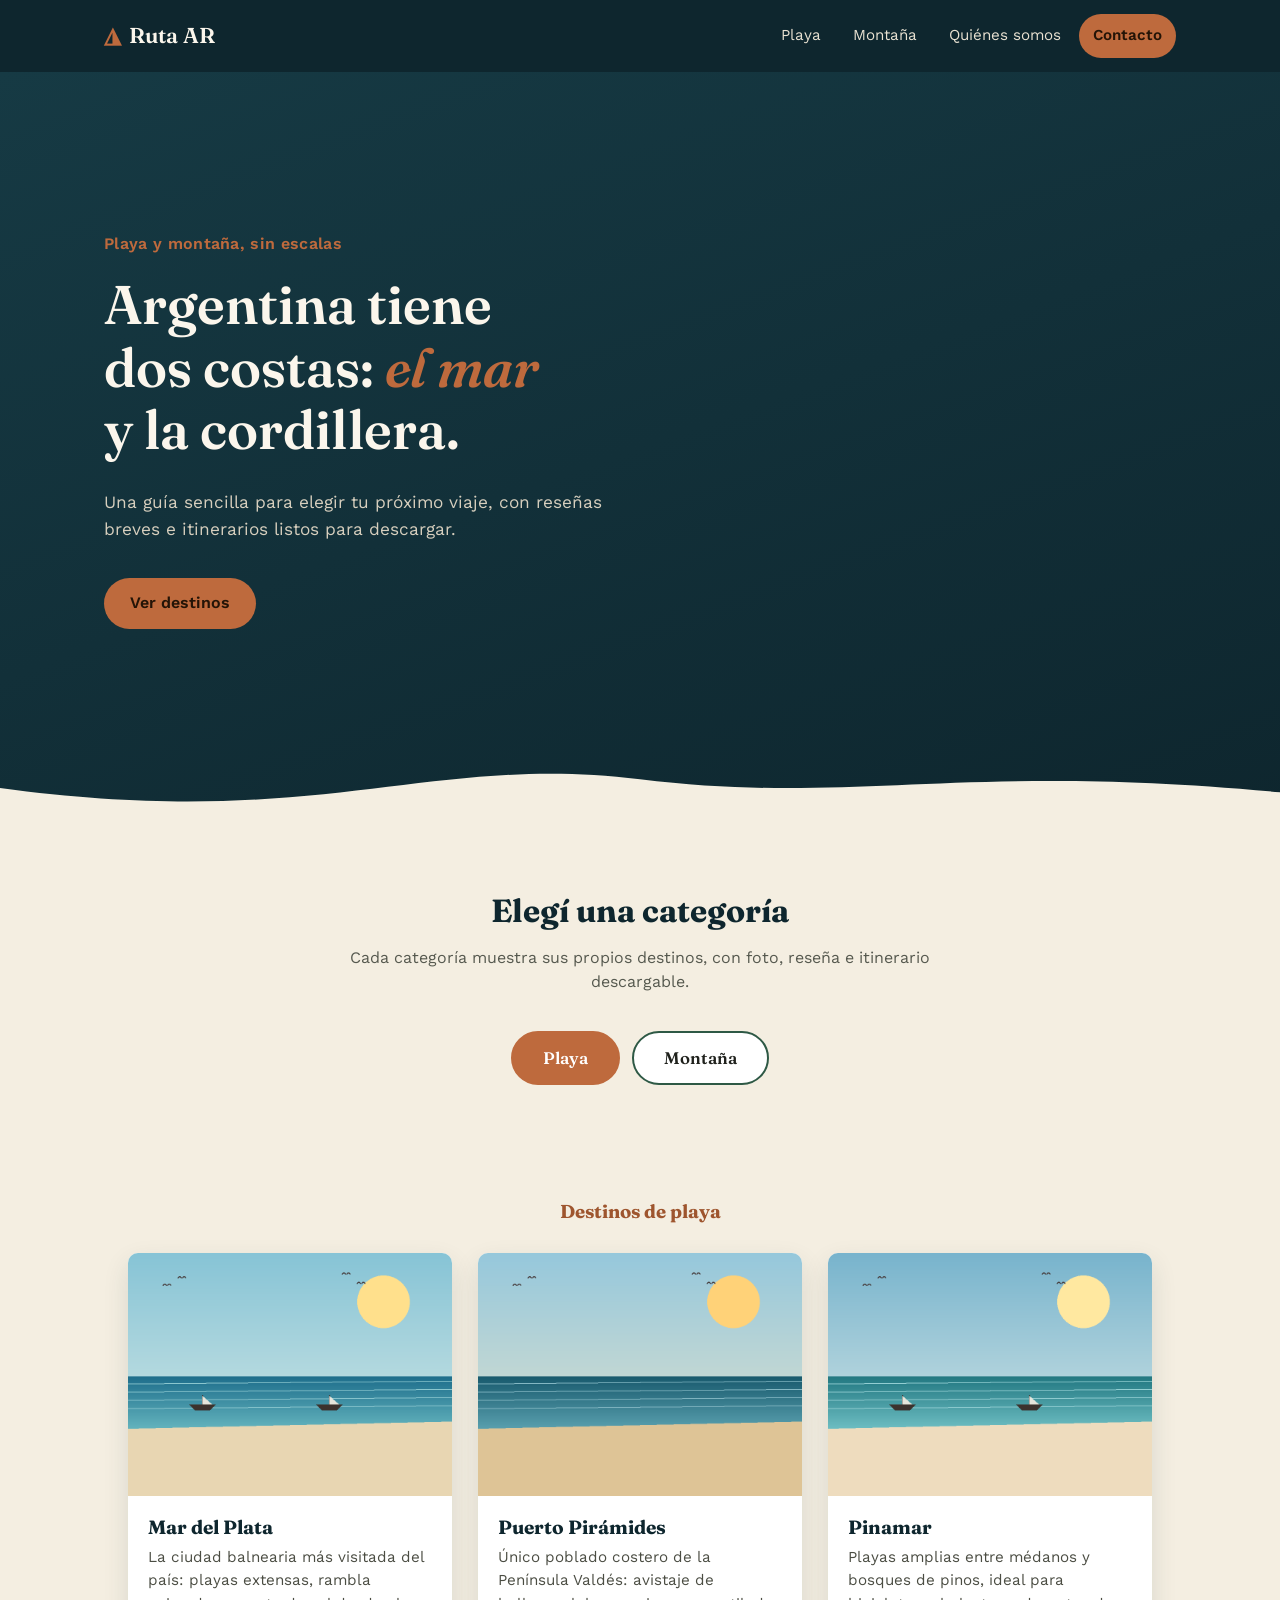
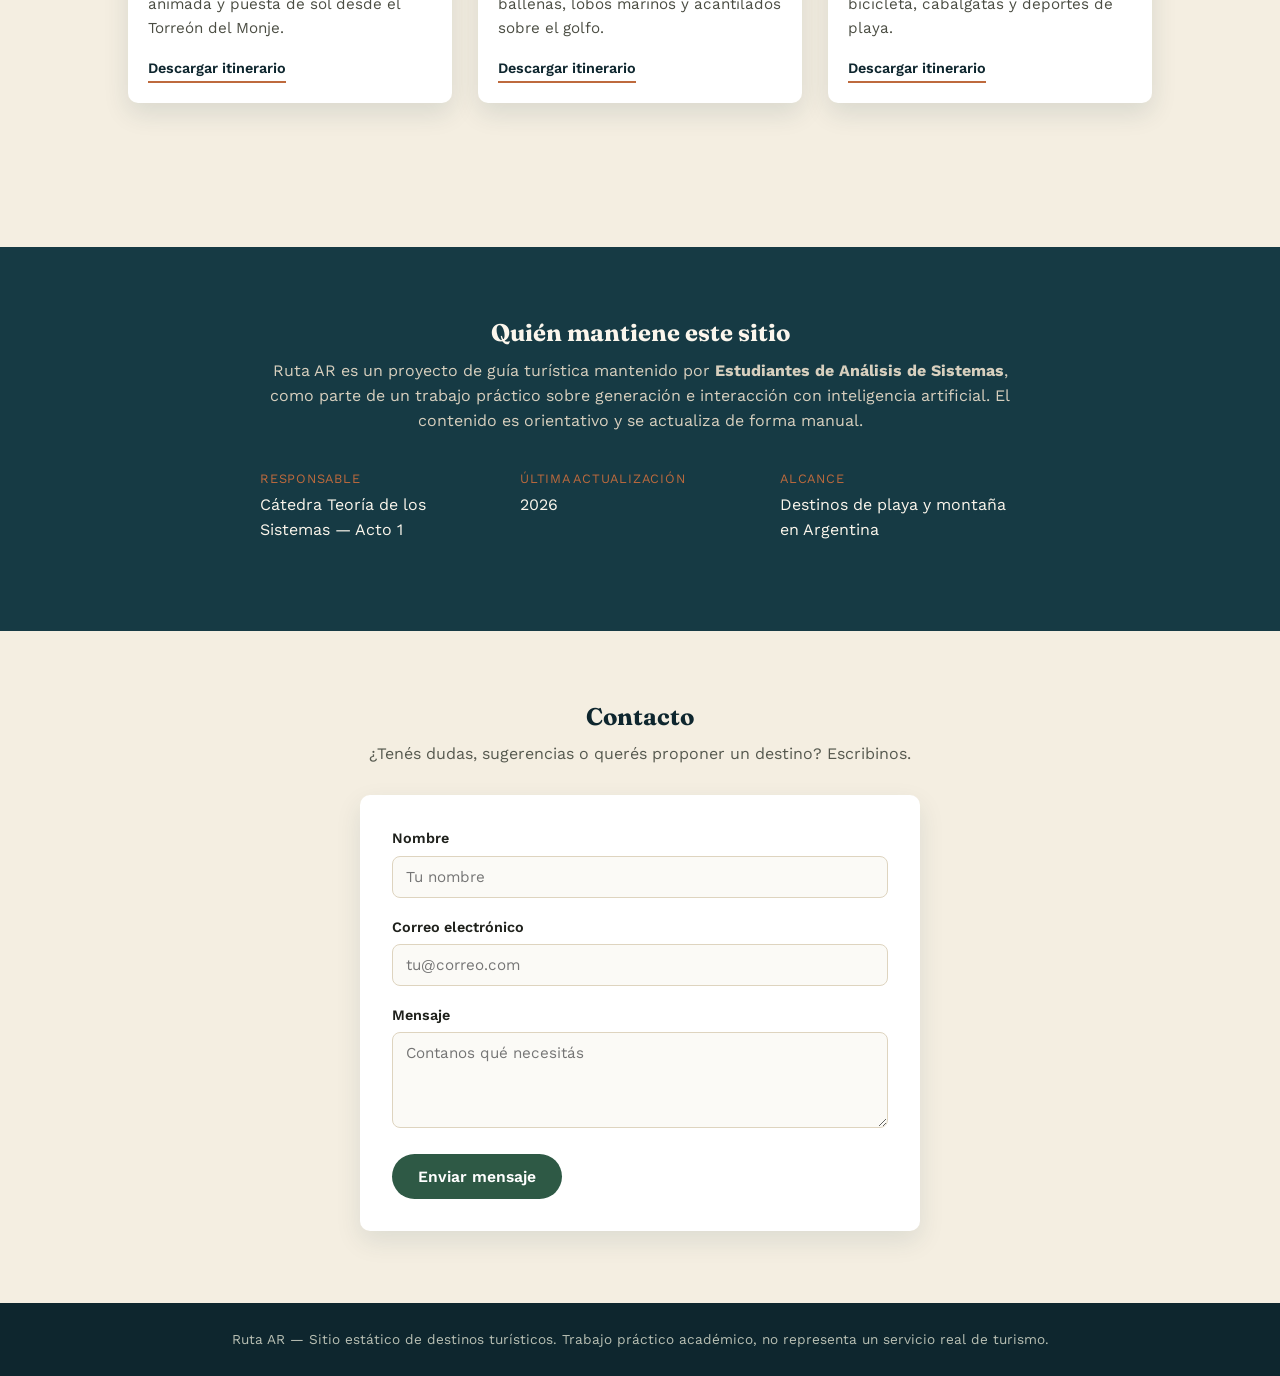
<file: claude/index.html>
<!doctype html>
<html lang="es">
  <head>
    <meta charset="UTF-8" />
    <meta name="viewport" content="width=device-width, initial-scale=1.0" />
    <title>Ruta AR — Destinos de playa y montaña</title>
    <meta
      name="description"
      content="Sitio estático para descubrir destinos turísticos de playa y montaña en Argentina, con información de contacto e itinerarios descargables."
    />
    <link rel="preconnect" href="https://fonts.googleapis.com" />
    <link rel="preconnect" href="https://fonts.gstatic.com" crossorigin />
    <link
      href="https://fonts.googleapis.com/css2?family=Fraunces:opsz,wght@9..144,400;9..144,600;9..144,700&family=Work+Sans:wght@400;500;600&display=swap"
      rel="stylesheet"
    />
    <link rel="stylesheet" href="estilosIA.css" />
  </head>
  <body>
    <a class="skip-link" href="#contenido">Saltar al contenido</a>

    <header class="topbar">
      <nav class="nav" aria-label="Navegación principal">
        <a class="brand" href="#inicio">
          <span class="brand-mark" aria-hidden="true">◮</span>
          Ruta&nbsp;AR
        </a>

        <input type="checkbox" id="nav-toggle" class="nav-toggle" />
        <label for="nav-toggle" class="nav-toggle-label" aria-hidden="true">
          <span></span><span></span><span></span>
        </label>

        <ul class="nav-links">
          <li class="nav-item has-dropdown">
            <a href="#playa">Playa</a>
            <ul class="dropdown">
              <li><a href="#playa">Mar del Plata</a></li>
              <li><a href="#playa">Puerto Pirámides</a></li>
              <li><a href="#playa">Pinamar</a></li>
            </ul>
          </li>
          <li class="nav-item has-dropdown">
            <a href="#montana">Montaña</a>
            <ul class="dropdown">
              <li><a href="#montana">Bariloche</a></li>
              <li><a href="#montana">San Martín de los Andes</a></li>
              <li><a href="#montana">La Cumbrecita</a></li>
            </ul>
          </li>
          <li class="nav-item"><a href="#quienes">Quiénes somos</a></li>
          <li class="nav-item">
            <a href="#contacto" class="nav-cta">Contacto</a>
          </li>
        </ul>
      </nav>
    </header>

    <main id="contenido">
      <section class="hero" id="inicio">
        <div class="hero-inner">
          <p class="hero-eyebrow">Playa y montaña, sin escalas</p>
          <h1>
            Argentina tiene<br />dos costas: <em>el mar</em><br />y la
            cordillera.
          </h1>
          <p class="hero-lead">
            Una guía sencilla para elegir tu próximo viaje, con reseñas breves e
            itinerarios listos para descargar.
          </p>
          <a href="#destinos" class="hero-button">Ver destinos</a>
        </div>
        <div class="hero-divider" aria-hidden="true">
          <svg viewBox="0 0 1200 80" preserveAspectRatio="none">
            <path
              d="M0,40 C300,90 400,0 600,30 C800,60 900,10 1200,45 L1200,80 L0,80 Z"
            ></path>
          </svg>
        </div>
      </section>

      <section class="destinos" id="destinos">
        <div class="section-head">
          <h2>Elegí una categoría</h2>
          <p>
            Cada categoría muestra sus propios destinos, con foto, reseña e
            itinerario descargable.
          </p>
        </div>

        <div class="categoria-selector">
          <a href="#playa" class="chip chip-playa">Playa</a>
          <a href="#montana" class="chip chip-montana">Montaña</a>
        </div>

        <div class="panels">
          <section
            id="playa"
            class="panel panel-playa"
            aria-label="Destinos de playa"
          >
            <h3 class="panel-title panel-title-playa">Destinos de playa</h3>
            <div class="cards">
              <article class="card" id="mardel">
                <img
                  src="imagenes/mardel.png"
                  alt="Ilustración de la costa de Mar del Plata con velero y gaviotas"
                />
                <div class="card-body">
                  <h4>Mar del Plata</h4>
                  <p>
                    La ciudad balnearia más visitada del país: playas extensas,
                    rambla animada y puesta de sol desde el Torreón del Monje.
                  </p>
                  <a class="download" href="guias/mardel.pdf" download
                    >Descargar itinerario</a
                  >
                </div>
              </article>

              <article class="card" id="piramides">
                <img
                  src="imagenes/piramides.png"
                  alt="Ilustración de la costa de Puerto Pirámides"
                />
                <div class="card-body">
                  <h4>Puerto Pirámides</h4>
                  <p>
                    Único poblado costero de la Península Valdés: avistaje de
                    ballenas, lobos marinos y acantilados sobre el golfo.
                  </p>
                  <a class="download" href="guias/piramides.pdf" download
                    >Descargar itinerario</a
                  >
                </div>
              </article>

              <article class="card" id="pinamar">
                <img
                  src="imagenes/pinamar.png"
                  alt="Ilustración de la costa de Pinamar"
                />
                <div class="card-body">
                  <h4>Pinamar</h4>
                  <p>
                    Playas amplias entre médanos y bosques de pinos, ideal para
                    bicicleta, cabalgatas y deportes de playa.
                  </p>
                  <a class="download" href="guias/pinamar.pdf" download
                    >Descargar itinerario</a
                  >
                </div>
              </article>
            </div>
          </section>

          <section
            id="montana"
            class="panel panel-montana"
            aria-label="Destinos de montaña"
          >
            <h3 class="panel-title panel-title-montana">Destinos de montaña</h3>
            <div class="cards">
              <article class="card" id="bariloche">
                <img
                  src="imagenes/bariloche.png"
                  alt="Ilustración de cerros y bosques de Bariloche"
                />
                <div class="card-body">
                  <h4>Bariloche</h4>
                  <p>
                    Lagos, bosques y montañas alrededor del Nahuel Huapi, con el
                    clásico Circuito Chico y chocolate artesanal.
                  </p>
                  <a class="download" href="guias/bariloche.pdf" download
                    >Descargar itinerario</a
                  >
                </div>
              </article>

              <article class="card" id="sanmartin">
                <img
                  src="imagenes/sanmartin.png"
                  alt="Ilustración de cerros y bosques de San Martín de los Andes"
                />
                <div class="card-body">
                  <h4>San Martín de los Andes</h4>
                  <p>
                    Pueblo de estilo alpino a orillas del lago Lácar, puerta de
                    entrada a la Ruta de los Siete Lagos.
                  </p>
                  <a class="download" href="guias/sanmartin.pdf" download
                    >Descargar itinerario</a
                  >
                </div>
              </article>

              <article class="card" id="cumbrecita">
                <img
                  src="imagenes/cumbrecita.png"
                  alt="Ilustración de las sierras de La Cumbrecita"
                />
                <div class="card-body">
                  <h4>La Cumbrecita</h4>
                  <p>
                    Pueblo peatonal en las Sierras Grandes de Córdoba, con
                    cascadas, arroyos y casas de té de estilo alemán.
                  </p>
                  <a class="download" href="guias/cumbrecita.pdf" download
                    >Descargar itinerario</a
                  >
                </div>
              </article>
            </div>
          </section>
        </div>
      </section>

      <section class="quienes" id="quienes">
        <div class="quienes-inner">
          <h2>Quién mantiene este sitio</h2>
          <p>
            Ruta AR es un proyecto de guía turística mantenido por
            <strong>Estudiantes de Análisis de Sistemas</strong>, como parte de
            un trabajo práctico sobre generación e interacción con inteligencia
            artificial. El contenido es orientativo y se actualiza de forma
            manual.
          </p>
          <dl class="quienes-datos">
            <div>
              <dt>Responsable</dt>
              <dd>Cátedra Teoría de los Sistemas — Acto 1</dd>
            </div>
            <div>
              <dt>Última actualización</dt>
              <dd>2026</dd>
            </div>
            <div>
              <dt>Alcance</dt>
              <dd>Destinos de playa y montaña en Argentina</dd>
            </div>
          </dl>
        </div>
      </section>

      <section class="contacto" id="contacto">
        <div class="contacto-inner">
          <h2>Contacto</h2>
          <p>
            ¿Tenés dudas, sugerencias o querés proponer un destino? Escribinos.
          </p>
          <form class="form-contacto" action="#" method="post">
            <div class="campo">
              <label for="nombre">Nombre</label>
              <input
                type="text"
                id="nombre"
                name="nombre"
                required
                placeholder="Tu nombre"
              />
            </div>
            <div class="campo">
              <label for="email">Correo electrónico</label>
              <input
                type="email"
                id="email"
                name="email"
                required
                placeholder="tu@correo.com"
              />
            </div>
            <div class="campo">
              <label for="mensaje">Mensaje</label>
              <textarea
                id="mensaje"
                name="mensaje"
                rows="4"
                required
                placeholder="Contanos qué necesitás"
              ></textarea>
            </div>
            <button type="submit">Enviar mensaje</button>
          </form>
        </div>
      </section>
    </main>

    <footer class="pie">
      <p>
        Ruta AR — Sitio estático de destinos turísticos. Trabajo práctico
        académico, no representa un servicio real de turismo.
      </p>
    </footer>
  </body>
</html>
</file>
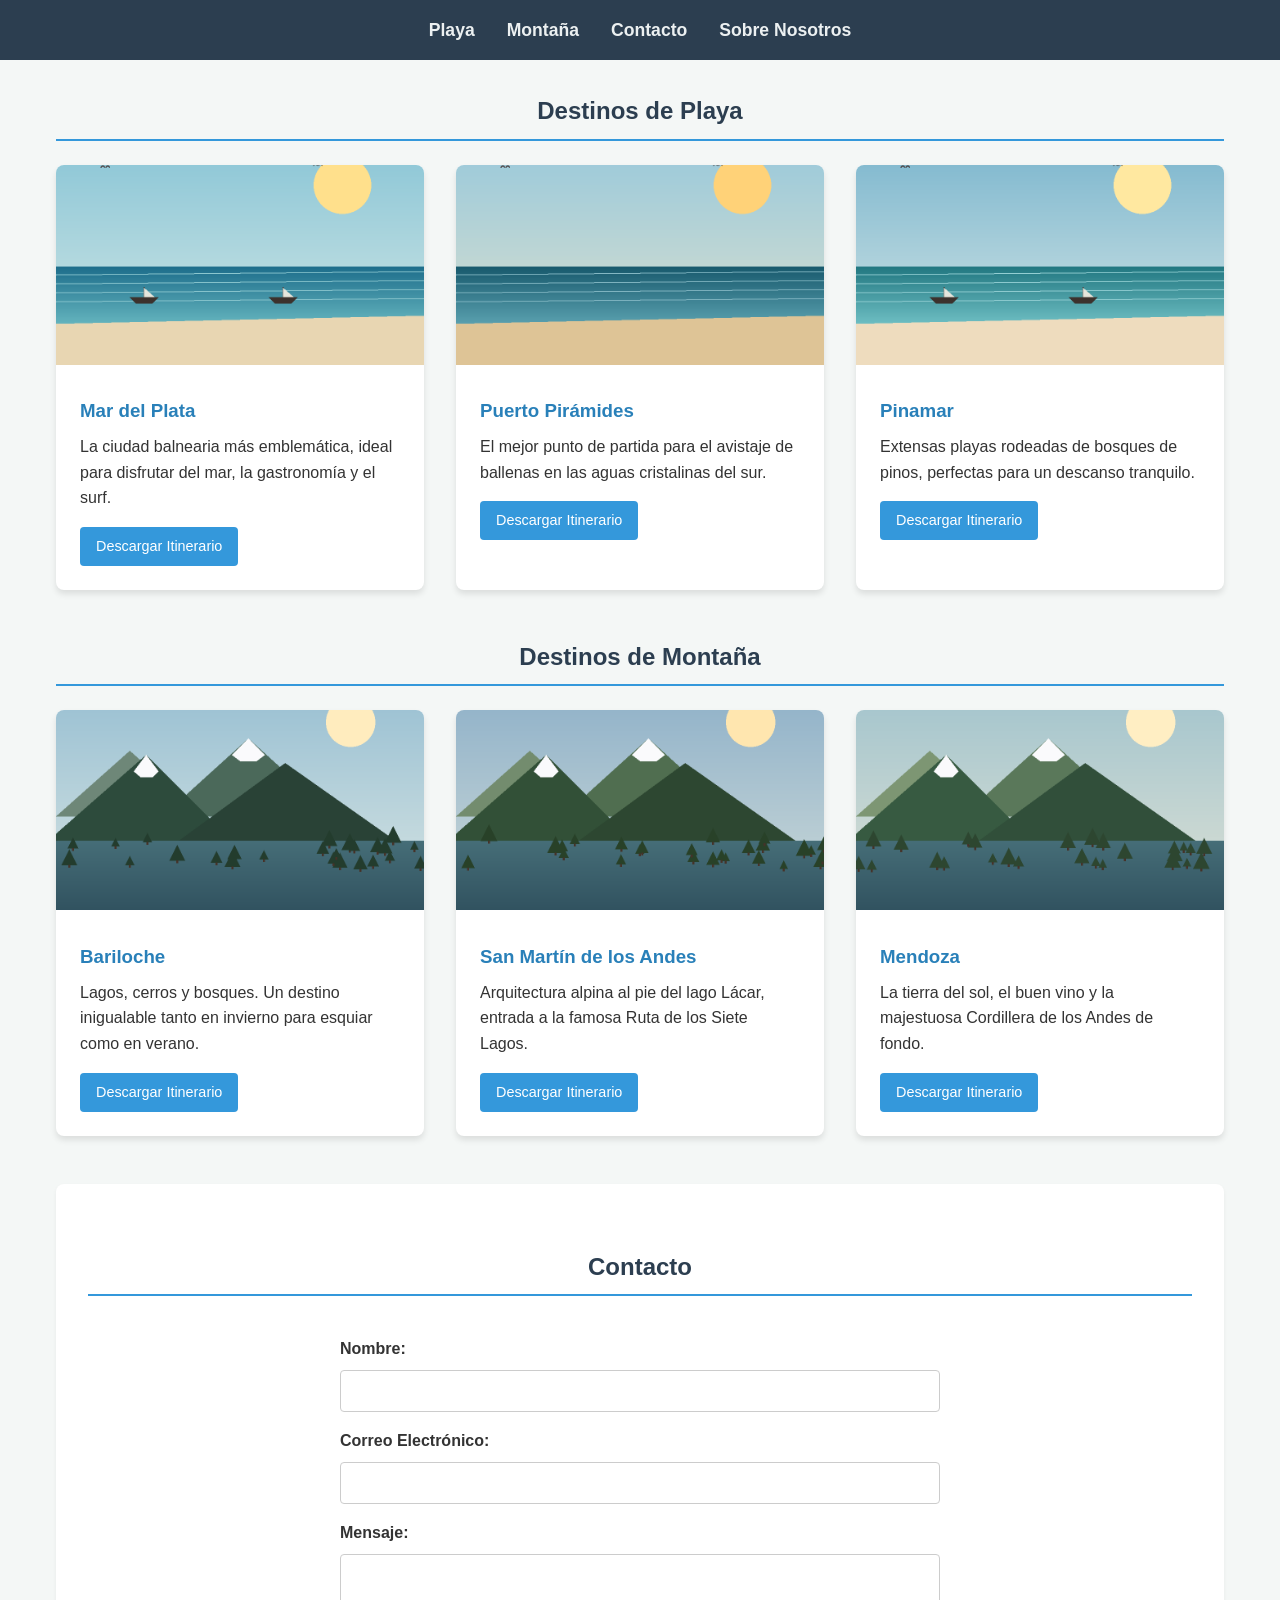
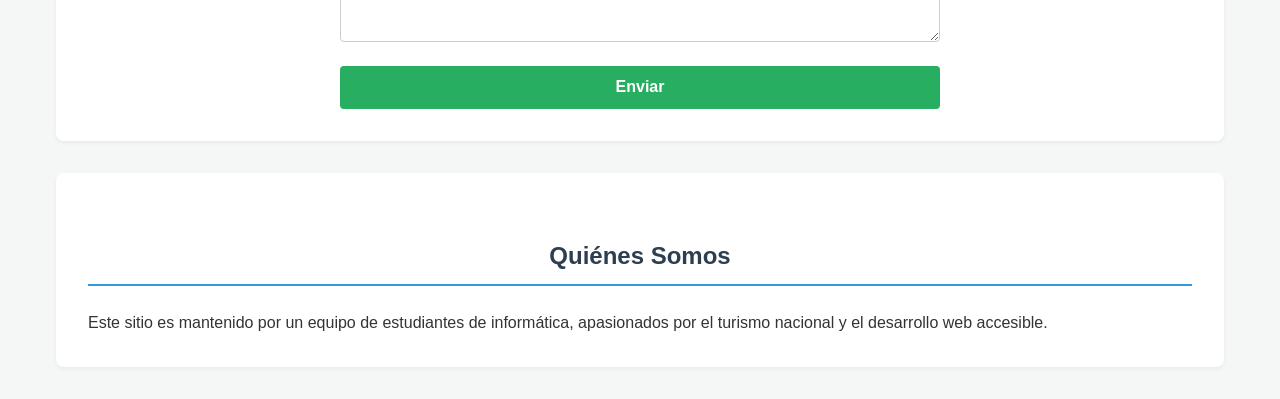
<file: gemini/index.html>
<!doctype html>
<html lang="es">
  <head>
    <meta charset="UTF-8" />
    <meta name="viewport" content="width=device-width, initial-scale=1.0" />
    <title>Destinos Turísticos</title>
    <link rel="stylesheet" href="estilosIA.css" />
  </head>
  <body>
    <header>
      <nav>
        <ul>
          <li><a href="#playa">Playa</a></li>
          <li><a href="#montana">Montaña</a></li>
          <li><a href="#contacto">Contacto</a></li>
          <li><a href="#mantenedor">Sobre Nosotros</a></li>
        </ul>
      </nav>
    </header>

    <main>
      <section id="playa" class="categoria">
        <h2>Destinos de Playa</h2>
        <div class="destinos-grid">
          <article class="destino">
            <img src="imagenes/mardel.png" alt="Mar del Plata" />
            <div class="info">
              <h3>Mar del Plata</h3>
              <p>
                La ciudad balnearia más emblemática, ideal para disfrutar del
                mar, la gastronomía y el surf.
              </p>
              <a href="guias/mardel.pdf" download class="itinerario-link"
                >Descargar Itinerario</a
              >
            </div>
          </article>
          <article class="destino">
            <img src="imagenes/piramides.png" alt="Puerto Pirámides" />
            <div class="info">
              <h3>Puerto Pirámides</h3>
              <p>
                El mejor punto de partida para el avistaje de ballenas en las
                aguas cristalinas del sur.
              </p>
              <a href="guias/piramides.pdf" download class="itinerario-link"
                >Descargar Itinerario</a
              >
            </div>
          </article>
          <article class="destino">
            <img src="imagenes/pinamar.png" alt="Pinamar" />
            <div class="info">
              <h3>Pinamar</h3>
              <p>
                Extensas playas rodeadas de bosques de pinos, perfectas para un
                descanso tranquilo.
              </p>
              <a href="guias/pinamar.pdf" download class="itinerario-link"
                >Descargar Itinerario</a
              >
            </div>
          </article>
        </div>
      </section>

      <section id="montana" class="categoria">
        <h2>Destinos de Montaña</h2>
        <div class="destinos-grid">
          <article class="destino">
            <img src="imagenes/bariloche.png" alt="San Carlos de Bariloche" />
            <div class="info">
              <h3>Bariloche</h3>
              <p>
                Lagos, cerros y bosques. Un destino inigualable tanto en
                invierno para esquiar como en verano.
              </p>
              <a href="guias/bariloche.pdf" download class="itinerario-link"
                >Descargar Itinerario</a
              >
            </div>
          </article>
          <article class="destino">
            <img src="imagenes/sma.png" alt="San Martín de los Andes" />
            <div class="info">
              <h3>San Martín de los Andes</h3>
              <p>
                Arquitectura alpina al pie del lago Lácar, entrada a la famosa
                Ruta de los Siete Lagos.
              </p>
              <a href="guias/sma.pdf" download class="itinerario-link"
                >Descargar Itinerario</a
              >
            </div>
          </article>
          <article class="destino">
            <img src="imagenes/mendoza.png" alt="Mendoza" />
            <div class="info">
              <h3>Mendoza</h3>
              <p>
                La tierra del sol, el buen vino y la majestuosa Cordillera de
                los Andes de fondo.
              </p>
              <a href="guias/mendoza.pdf" download class="itinerario-link"
                >Descargar Itinerario</a
              >
            </div>
          </article>
        </div>
      </section>

      <section id="contacto" class="info-section">
        <h2>Contacto</h2>
        <form action="#" method="POST" class="formulario">
          <label for="nombre">Nombre:</label>
          <input type="text" id="nombre" name="nombre" required />

          <label for="email">Correo Electrónico:</label>
          <input type="email" id="email" name="email" required />

          <label for="mensaje">Mensaje:</label>
          <textarea id="mensaje" name="mensaje" rows="4" required></textarea>

          <button type="submit">Enviar</button>
        </form>
      </section>

      <section id="mantenedor" class="info-section">
        <h2>Quiénes Somos</h2>
        <p>
          Este sitio es mantenido por un equipo de estudiantes de informática,
          apasionados por el turismo nacional y el desarrollo web accesible.
        </p>
      </section>
    </main>
  </body>
</html>
</file>
<file: claude/estilosIA.css>
/* =========================================================
   Ruta AR — estilosIA.css
   Paleta: costa (arena/terracota) + cordillera (verde pino)
   sobre una base de tinta cálida.
   ========================================================= */

:root {
  --color-bg: #f4eee1;
  --color-ink: #1f211c;
  --color-navy: #163a44;
  --color-navy-dark: #0e262e;
  --color-pine: #2e5945;
  --color-pine-dark: #1f3e30;
  --color-clay: #be6a3d;
  --color-clay-dark: #9e552e;
  --color-card: #ffffff;
  --color-line: #ded4bf;

  --font-display: "Fraunces", Georgia, serif;
  --font-body: "Work Sans", -apple-system, "Segoe UI", sans-serif;

  --radius: 10px;
  --max-width: 1120px;
}

* {
  box-sizing: border-box;
}

html {
  scroll-behavior: smooth;
}

body {
  margin: 0;
  background: var(--color-bg);
  color: var(--color-ink);
  font-family: var(--font-body);
  line-height: 1.55;
}

h1,
h2,
h3,
h4 {
  font-family: var(--font-display);
  color: var(--color-navy-dark);
  margin: 0 0 0.5em;
  line-height: 1.15;
}

p {
  margin: 0 0 1em;
}

a {
  color: var(--color-clay-dark);
}

img {
  max-width: 100%;
  display: block;
}

.skip-link {
  position: absolute;
  left: -999px;
  top: 0;
  background: var(--color-navy-dark);
  color: #fff;
  padding: 10px 16px;
  z-index: 100;
}
.skip-link:focus {
  left: 10px;
  top: 10px;
}

/* =========================== NAV =========================== */

.topbar {
  background: var(--color-navy-dark);
  position: sticky;
  top: 0;
  z-index: 20;
}

.nav {
  max-width: var(--max-width);
  margin: 0 auto;
  padding: 14px 24px;
  display: flex;
  align-items: center;
  justify-content: space-between;
  flex-wrap: wrap;
  position: relative;
}

.brand {
  font-family: var(--font-display);
  color: #fbf6ec;
  font-size: 1.35rem;
  font-weight: 600;
  text-decoration: none;
  display: flex;
  align-items: center;
  gap: 8px;
}
.brand-mark {
  color: var(--color-clay);
}

.nav-toggle {
  display: none;
}
.nav-toggle-label {
  display: none;
  flex-direction: column;
  gap: 5px;
  cursor: pointer;
  padding: 6px;
}
.nav-toggle-label span {
  width: 24px;
  height: 2px;
  background: #fbf6ec;
  display: block;
}

.nav-links {
  list-style: none;
  display: flex;
  align-items: center;
  gap: 4px;
  margin: 0;
  padding: 0;
}

.nav-item {
  position: relative;
}

.nav-links a {
  color: #e9e2d2;
  text-decoration: none;
  font-size: 0.95rem;
  padding: 10px 14px;
  display: inline-block;
  border-radius: 999px;
  transition:
    background 0.15s ease,
    color 0.15s ease;
}

.nav-links > .nav-item > a:hover,
.nav-links > .nav-item > a:focus {
  background: rgba(255, 255, 255, 0.1);
  color: #fff;
}

.nav-cta {
  background: var(--color-clay);
  color: #241407 !important;
  font-weight: 600;
}
.nav-cta:hover {
  background: var(--color-clay-dark);
  color: #fff !important;
}

.dropdown {
  list-style: none;
  margin: 0;
  padding: 8px;
  position: absolute;
  top: 100%;
  left: 0;
  background: var(--color-card);
  border-radius: var(--radius);
  box-shadow: 0 12px 24px rgba(14, 38, 46, 0.25);
  min-width: 210px;
  opacity: 0;
  visibility: hidden;
  transform: translateY(6px);
  transition:
    opacity 0.15s ease,
    transform 0.15s ease,
    visibility 0.15s;
}

.has-dropdown:hover .dropdown,
.has-dropdown:focus-within .dropdown {
  opacity: 1;
  visibility: visible;
  transform: translateY(0);
}

.dropdown li a {
  color: var(--color-ink);
  border-radius: 6px;
  padding: 8px 12px;
  font-size: 0.9rem;
}
.dropdown li a:hover {
  background: var(--color-bg);
}

/* =========================== HERO =========================== */

.hero {
  background: linear-gradient(
    160deg,
    var(--color-navy) 0%,
    var(--color-navy-dark) 100%
  );
  color: #fbf6ec;
  position: relative;
  overflow: hidden;
}

.hero-inner {
  max-width: var(--max-width);
  margin: 0 auto;
  padding: 88px 24px 120px;
}

.hero-eyebrow {
  color: var(--color-clay);
  font-weight: 600;
  letter-spacing: 0.02em;
  margin-bottom: 18px;
}

.hero h1 {
  color: #fbf6ec;
  font-size: clamp(2.1rem, 5vw, 3.4rem);
  font-weight: 600;
  max-width: 14ch;
}
.hero h1 em {
  font-style: italic;
  color: var(--color-clay);
}

.hero-lead {
  max-width: 46ch;
  color: #d7cfbe;
  font-size: 1.08rem;
  margin-top: 20px;
}

.hero-button {
  display: inline-block;
  margin-top: 18px;
  background: var(--color-clay);
  color: #241407;
  font-weight: 600;
  text-decoration: none;
  padding: 13px 26px;
  border-radius: 999px;
  transition: background 0.15s ease;
}
.hero-button:hover {
  background: #d98554;
}

.hero-divider {
  position: absolute;
  bottom: -2px;
  left: 0;
  width: 100%;
  line-height: 0;
}
.hero-divider svg {
  width: 100%;
  height: 70px;
}
.hero-divider path {
  fill: var(--color-bg);
}

/* ======================= SECTION SHARED ======================= */

.section-head {
  max-width: 620px;
  margin: 0 auto 36px;
  text-align: center;
}
.section-head h2 {
  font-size: 2rem;
}
.section-head p {
  color: #56594f;
}

section {
  padding: 72px 24px;
}

/* ===================== DESTINOS / TABS ===================== */

.destinos {
  max-width: var(--max-width);
  margin: 0 auto;
}

.categoria-selector {
  display: flex;
  justify-content: center;
  gap: 12px;
  margin-bottom: 44px;
}

.chip {
  text-decoration: none;
  font-family: var(--font-display);
  font-weight: 600;
  font-size: 1.05rem;
  padding: 12px 30px;
  border-radius: 999px;
  border: 2px solid var(--color-line);
  color: var(--color-ink);
  background: var(--color-card);
  transition: transform 0.15s ease;
}
.chip:hover {
  transform: translateY(-2px);
}

.chip-playa {
  border-color: var(--color-clay);
}
.chip-montana {
  border-color: var(--color-pine);
}

/* default active state: Playa selected */
.chip-playa {
  background: var(--color-clay);
  color: #fff;
}

.panel {
  display: none;
}
.panel-playa {
  display: block;
}

/* Switch panels & active chip when a category is targeted via ancla (#playa / #montana) */
.destinos:has(#montana:target) .panel-playa {
  display: none;
}
.destinos:has(#montana:target) .panel-montana {
  display: block;
}
.destinos:has(#montana:target) .chip-playa {
  background: var(--color-card);
  color: var(--color-ink);
}
.destinos:has(#montana:target) .chip-montana {
  background: var(--color-pine);
  color: #fff;
}

.destinos:has(#playa:target) .panel-playa {
  display: block;
}
.destinos:has(#playa:target) .panel-montana {
  display: none;
}
.destinos:has(#playa:target) .chip-playa {
  background: var(--color-clay);
  color: #fff;
}
.destinos:has(#playa:target) .chip-montana {
  background: var(--color-card);
  color: var(--color-ink);
}

.panel-title {
  text-align: center;
  margin-bottom: 30px;
}
.panel-title-playa {
  color: var(--color-clay-dark);
}
.panel-title-montana {
  color: var(--color-pine);
}

.cards {
  display: grid;
  grid-template-columns: repeat(3, 1fr);
  gap: 26px;
}

.card {
  background: var(--color-card);
  border-radius: var(--radius);
  overflow: hidden;
  box-shadow: 0 10px 26px rgba(22, 58, 68, 0.12);
  scroll-margin-top: 110px;
}

.card img {
  aspect-ratio: 4 / 3;
  object-fit: cover;
}

.card-body {
  padding: 20px;
}
.card-body h4 {
  font-size: 1.2rem;
  margin-bottom: 8px;
}
.card-body p {
  color: #4b4d43;
  font-size: 0.95rem;
  margin-bottom: 16px;
}

.download {
  display: inline-block;
  font-size: 0.9rem;
  font-weight: 600;
  text-decoration: none;
  color: var(--color-navy-dark);
  border-bottom: 2px solid var(--color-clay);
  padding-bottom: 2px;
}
.download:hover {
  color: var(--color-clay-dark);
}

/* ===================== QUIENES SOMOS ===================== */

.quienes {
  background: var(--color-navy);
  color: #efe9da;
}
.quienes-inner {
  max-width: 760px;
  margin: 0 auto;
  text-align: center;
}
.quienes h2 {
  color: #fbf6ec;
}
.quienes p {
  color: #d7cfbe;
}

.quienes-datos {
  display: grid;
  grid-template-columns: repeat(3, 1fr);
  gap: 20px;
  margin-top: 36px;
  text-align: left;
}
.quienes-datos dt {
  font-size: 0.8rem;
  text-transform: uppercase;
  letter-spacing: 0.06em;
  color: var(--color-clay);
  margin-bottom: 4px;
}
.quienes-datos dd {
  margin: 0;
  color: #fbf6ec;
}

/* ===================== CONTACTO ===================== */

.contacto-inner {
  max-width: 560px;
  margin: 0 auto;
}
.contacto h2 {
  text-align: center;
}
.contacto > .contacto-inner > p {
  text-align: center;
  color: #56594f;
}

.form-contacto {
  background: var(--color-card);
  border-radius: var(--radius);
  padding: 32px;
  box-shadow: 0 10px 26px rgba(22, 58, 68, 0.1);
  margin-top: 28px;
}

.campo {
  margin-bottom: 18px;
}
.campo label {
  display: block;
  font-weight: 600;
  font-size: 0.9rem;
  margin-bottom: 6px;
}

.campo input,
.campo textarea {
  width: 100%;
  border: 1px solid var(--color-line);
  border-radius: 8px;
  padding: 11px 13px;
  font-family: var(--font-body);
  font-size: 0.95rem;
  background: #fbfaf6;
  color: var(--color-ink);
}
.campo input:focus,
.campo textarea:focus {
  outline: 2px solid var(--color-clay);
  outline-offset: 1px;
}

.form-contacto button {
  background: var(--color-pine);
  color: #fff;
  border: none;
  font-family: var(--font-body);
  font-weight: 600;
  font-size: 0.98rem;
  padding: 13px 26px;
  border-radius: 999px;
  cursor: pointer;
  transition: background 0.15s ease;
}
.form-contacto button:hover {
  background: var(--color-pine-dark);
}

/* ===================== FOOTER ===================== */

.pie {
  background: var(--color-navy-dark);
  color: #b9c0b4;
  text-align: center;
  padding: 26px 24px;
  font-size: 0.85rem;
}
.pie p {
  margin: 0;
}

/* ===================== ACCESIBILIDAD ===================== */

a:focus-visible,
button:focus-visible,
.nav-toggle-label:focus-visible {
  outline: 3px solid var(--color-clay);
  outline-offset: 2px;
}

@media (prefers-reduced-motion: reduce) {
  html {
    scroll-behavior: auto;
  }
  * {
    transition: none !important;
  }
}

/* ===================== RESPONSIVE ===================== */

@media (max-width: 860px) {
  .cards {
    grid-template-columns: repeat(2, 1fr);
  }
  .quienes-datos {
    grid-template-columns: 1fr;
  }
}

@media (max-width: 720px) {
  .nav-toggle-label {
    display: flex;
  }

  .nav-links {
    display: none;
    flex-direction: column;
    align-items: stretch;
    width: 100%;
    background: var(--color-navy-dark);
    position: absolute;
    top: 100%;
    left: 0;
    padding: 10px 24px 20px;
    box-shadow: 0 12px 24px rgba(0, 0, 0, 0.25);
  }
  .nav-toggle:checked ~ .nav-links {
    display: flex;
  }

  .nav-item {
    width: 100%;
  }
  .nav-links a {
    width: 100%;
  }

  .dropdown {
    position: static;
    opacity: 1;
    visibility: visible;
    transform: none;
    box-shadow: none;
    background: transparent;
    display: none;
    padding-left: 12px;
  }
  .has-dropdown:hover .dropdown,
  .has-dropdown:focus-within .dropdown {
    display: block;
  }

  .hero-inner {
    padding: 64px 20px 90px;
  }
}

@media (max-width: 560px) {
  .cards {
    grid-template-columns: 1fr;
  }
  section {
    padding: 56px 18px;
  }
  .categoria-selector {
    flex-wrap: wrap;
  }
}
</file>
<file: gemini/estilosIA.css>
/* Reset básico */
* {
  margin: 0;
  padding: 0;
  box-sizing: border-box;
  font-family: "Segoe UI", Tahoma, Geneva, Verdana, sans-serif;
}

body {
  background-color: #f4f7f6;
  color: #333;
  line-height: 1.6;
}

/* Navegación */
header {
  background-color: #2c3e50;
  position: sticky;
  top: 0;
  z-index: 100;
}

nav ul {
  list-style: none;
  display: flex;
  justify-content: center;
  flex-wrap: wrap;
  padding: 1rem;
}

nav ul li {
  margin: 0 1rem;
}

nav ul li a {
  color: #ecf0f1;
  text-decoration: none;
  font-weight: bold;
  font-size: 1.1rem;
  transition: color 0.3s ease;
}

nav ul li a:hover {
  color: #3498db;
}

/* Contenedor Principal */
main {
  max-width: 1200px;
  margin: 2rem auto;
  padding: 0 1rem;
}

h2 {
  text-align: center;
  margin: 2rem 0 1.5rem;
  color: #2c3e50;
  border-bottom: 2px solid #3498db;
  padding-bottom: 0.5rem;
}

/* Grilla de Destinos */
.destinos-grid {
  display: grid;
  grid-template-columns: repeat(auto-fit, minmax(300px, 1fr));
  gap: 2rem;
  margin-bottom: 3rem;
}

.destino {
  background: #fff;
  border-radius: 8px;
  overflow: hidden;
  box-shadow: 0 4px 6px rgba(0, 0, 0, 0.1);
  transition: transform 0.3s ease;
}

.destino:hover {
  transform: translateY(-5px);
}

.destino img {
  width: 100%;
  height: 200px;
  object-fit: cover;
}

.info {
  padding: 1.5rem;
}

.info h3 {
  margin-bottom: 0.5rem;
  color: #2980b9;
}

.itinerario-link {
  display: inline-block;
  margin-top: 1rem;
  padding: 0.5rem 1rem;
  background-color: #3498db;
  color: white;
  text-decoration: none;
  border-radius: 4px;
  font-size: 0.9rem;
}

.itinerario-link:hover {
  background-color: #2980b9;
}

/* Secciones de Contacto e Info */
.info-section {
  background: #fff;
  padding: 2rem;
  border-radius: 8px;
  margin-bottom: 2rem;
  box-shadow: 0 2px 4px rgba(0, 0, 0, 0.05);
}

/* Formulario */
.formulario {
  display: flex;
  flex-direction: column;
  max-width: 600px;
  margin: 0 auto;
}

.formulario label {
  margin-top: 1rem;
  font-weight: bold;
}

.formulario input,
.formulario textarea {
  padding: 0.8rem;
  margin-top: 0.5rem;
  border: 1px solid #ccc;
  border-radius: 4px;
}

.formulario button {
  margin-top: 1.5rem;
  padding: 0.8rem;
  background-color: #27ae60;
  color: white;
  border: none;
  border-radius: 4px;
  cursor: pointer;
  font-size: 1rem;
  font-weight: bold;
}

.formulario button:hover {
  background-color: #219a52;
}

/* Responsividad extra */
@media (max-width: 600px) {
  nav ul {
    flex-direction: column;
    align-items: center;
  }

  nav ul li {
    margin: 0.5rem 0;
  }
}
</file>
